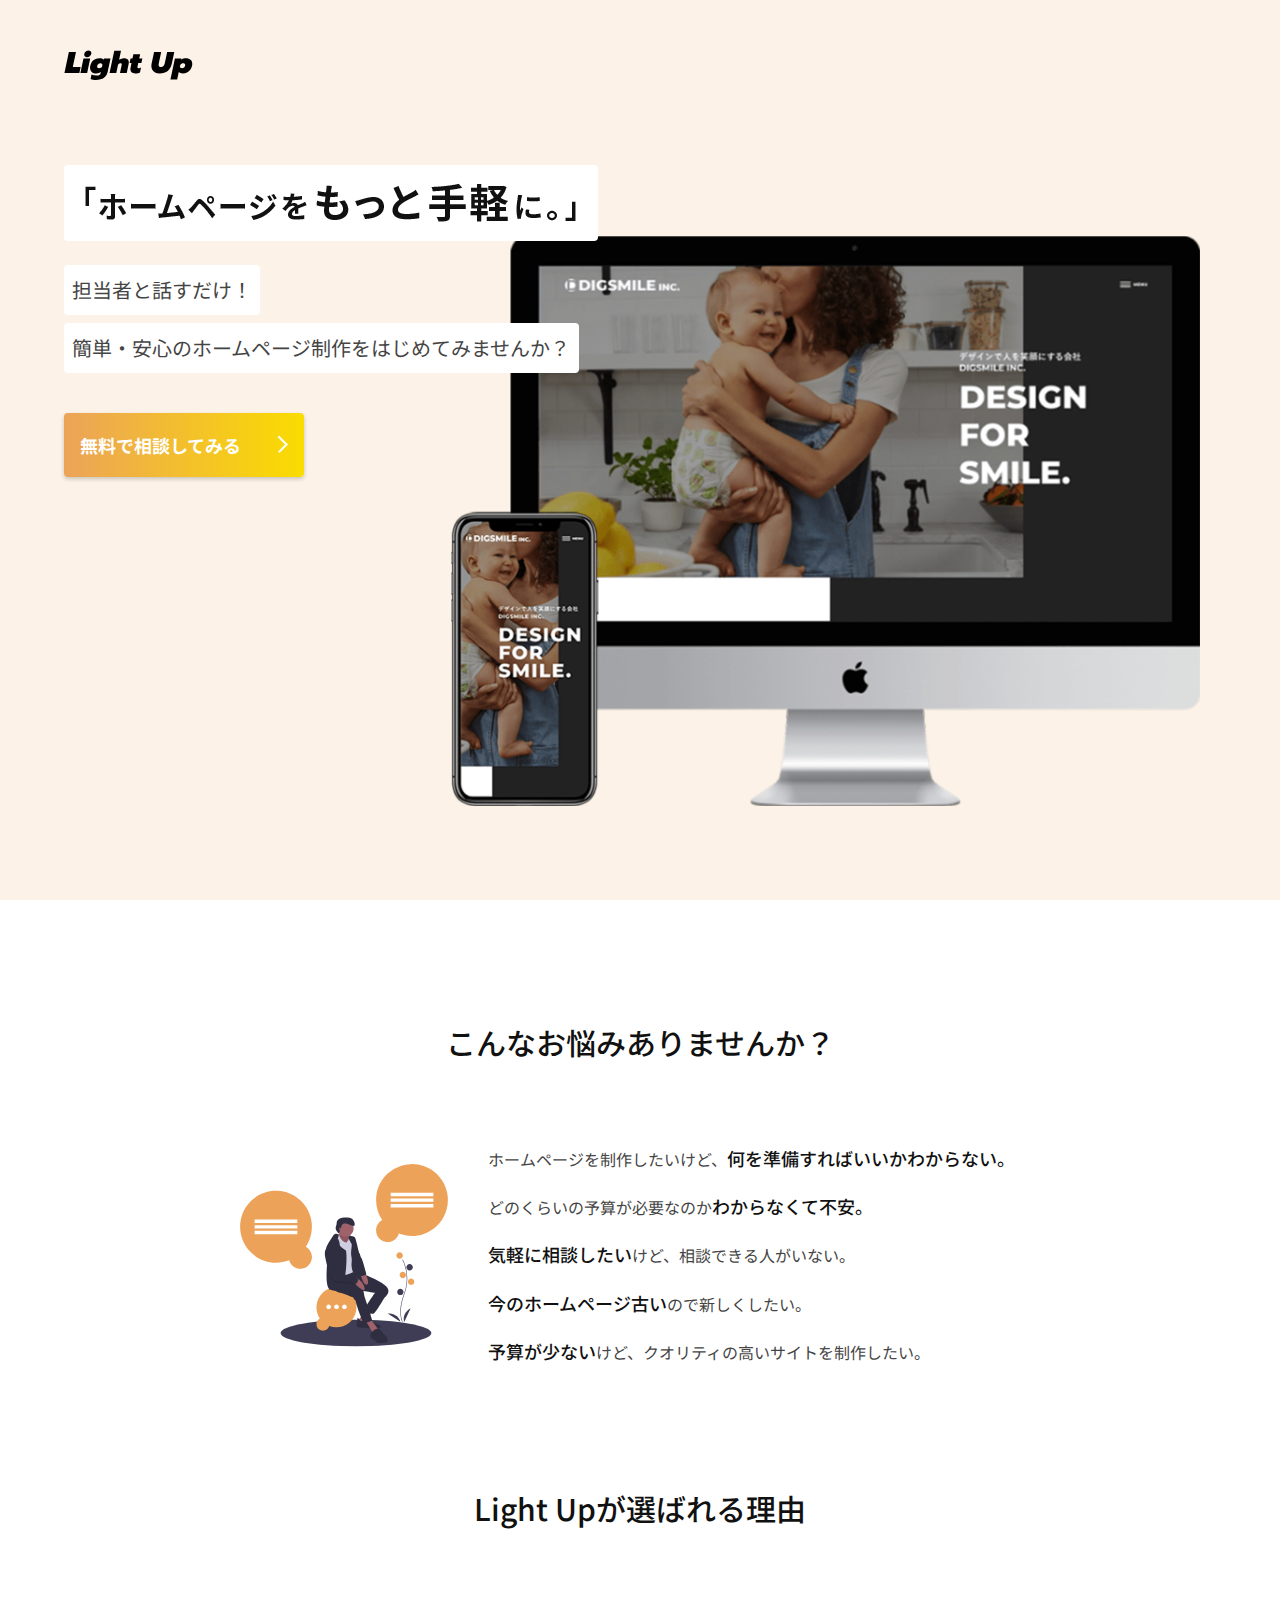
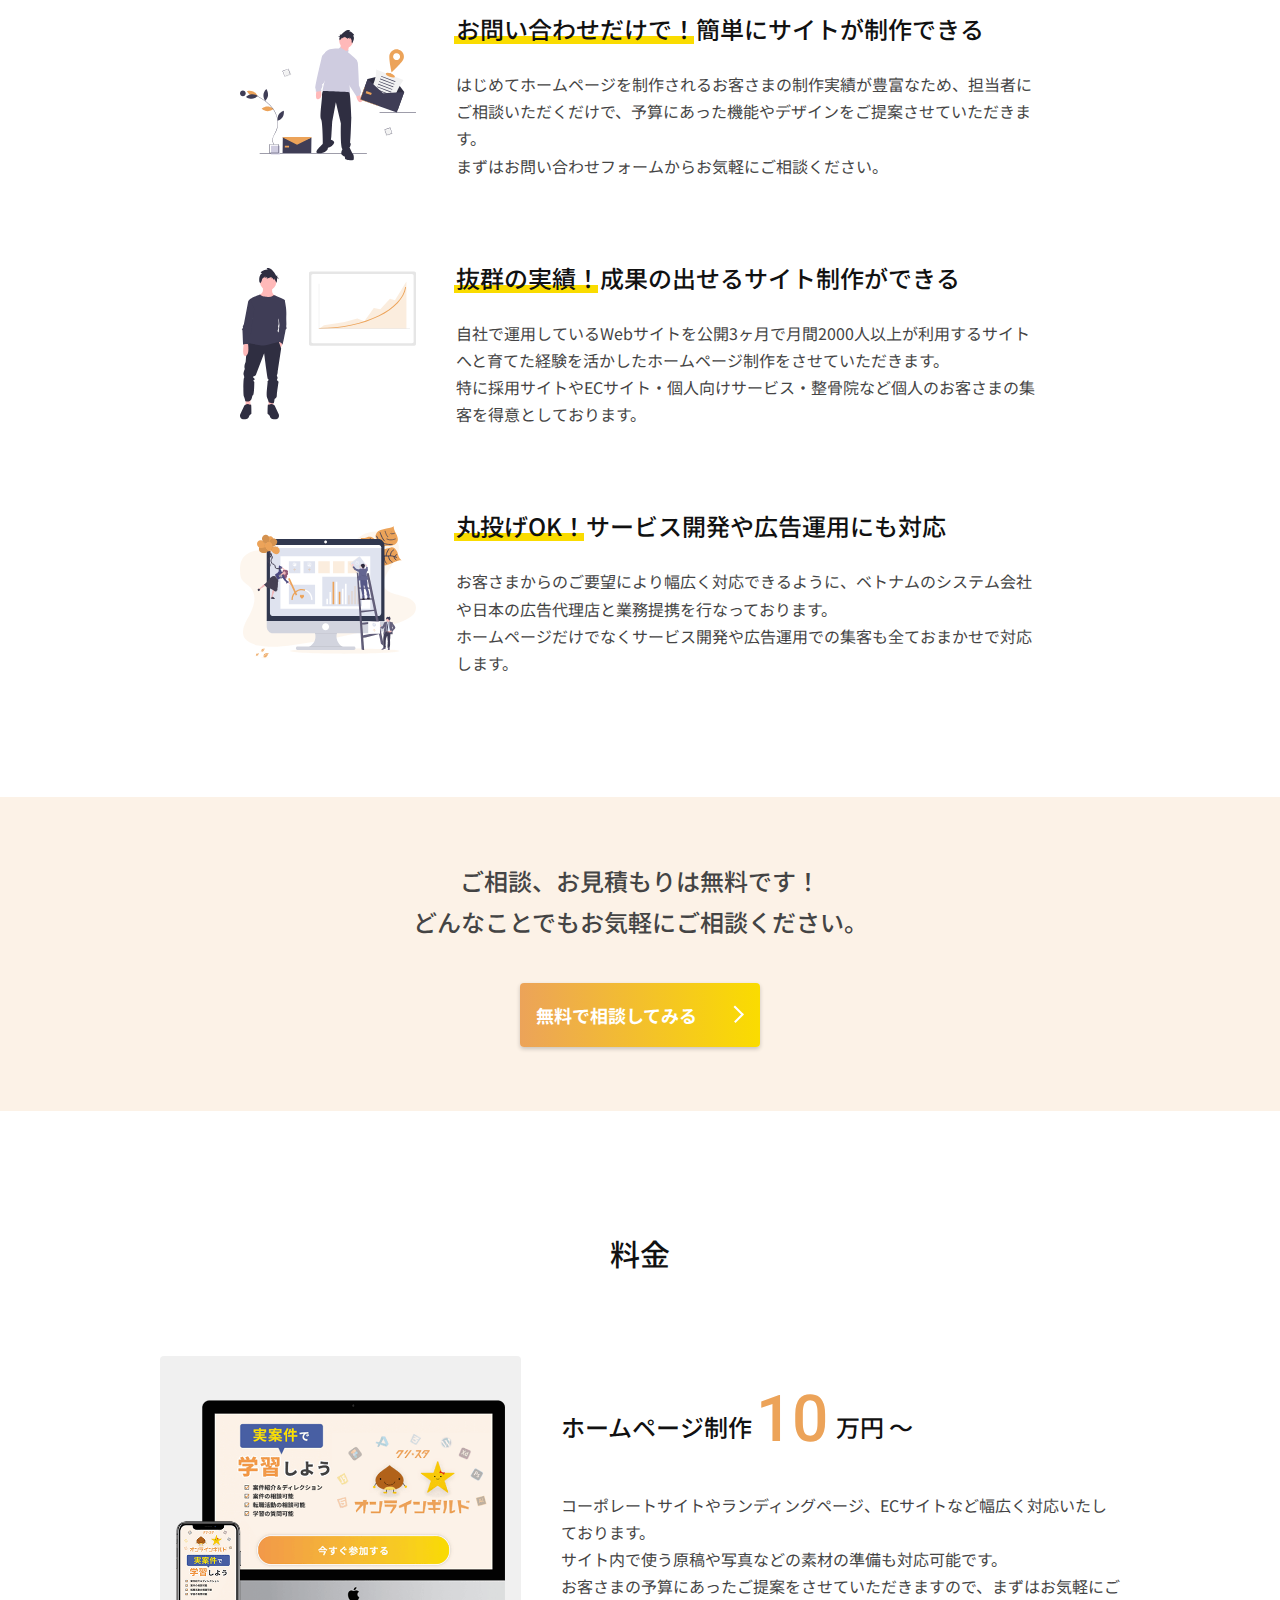
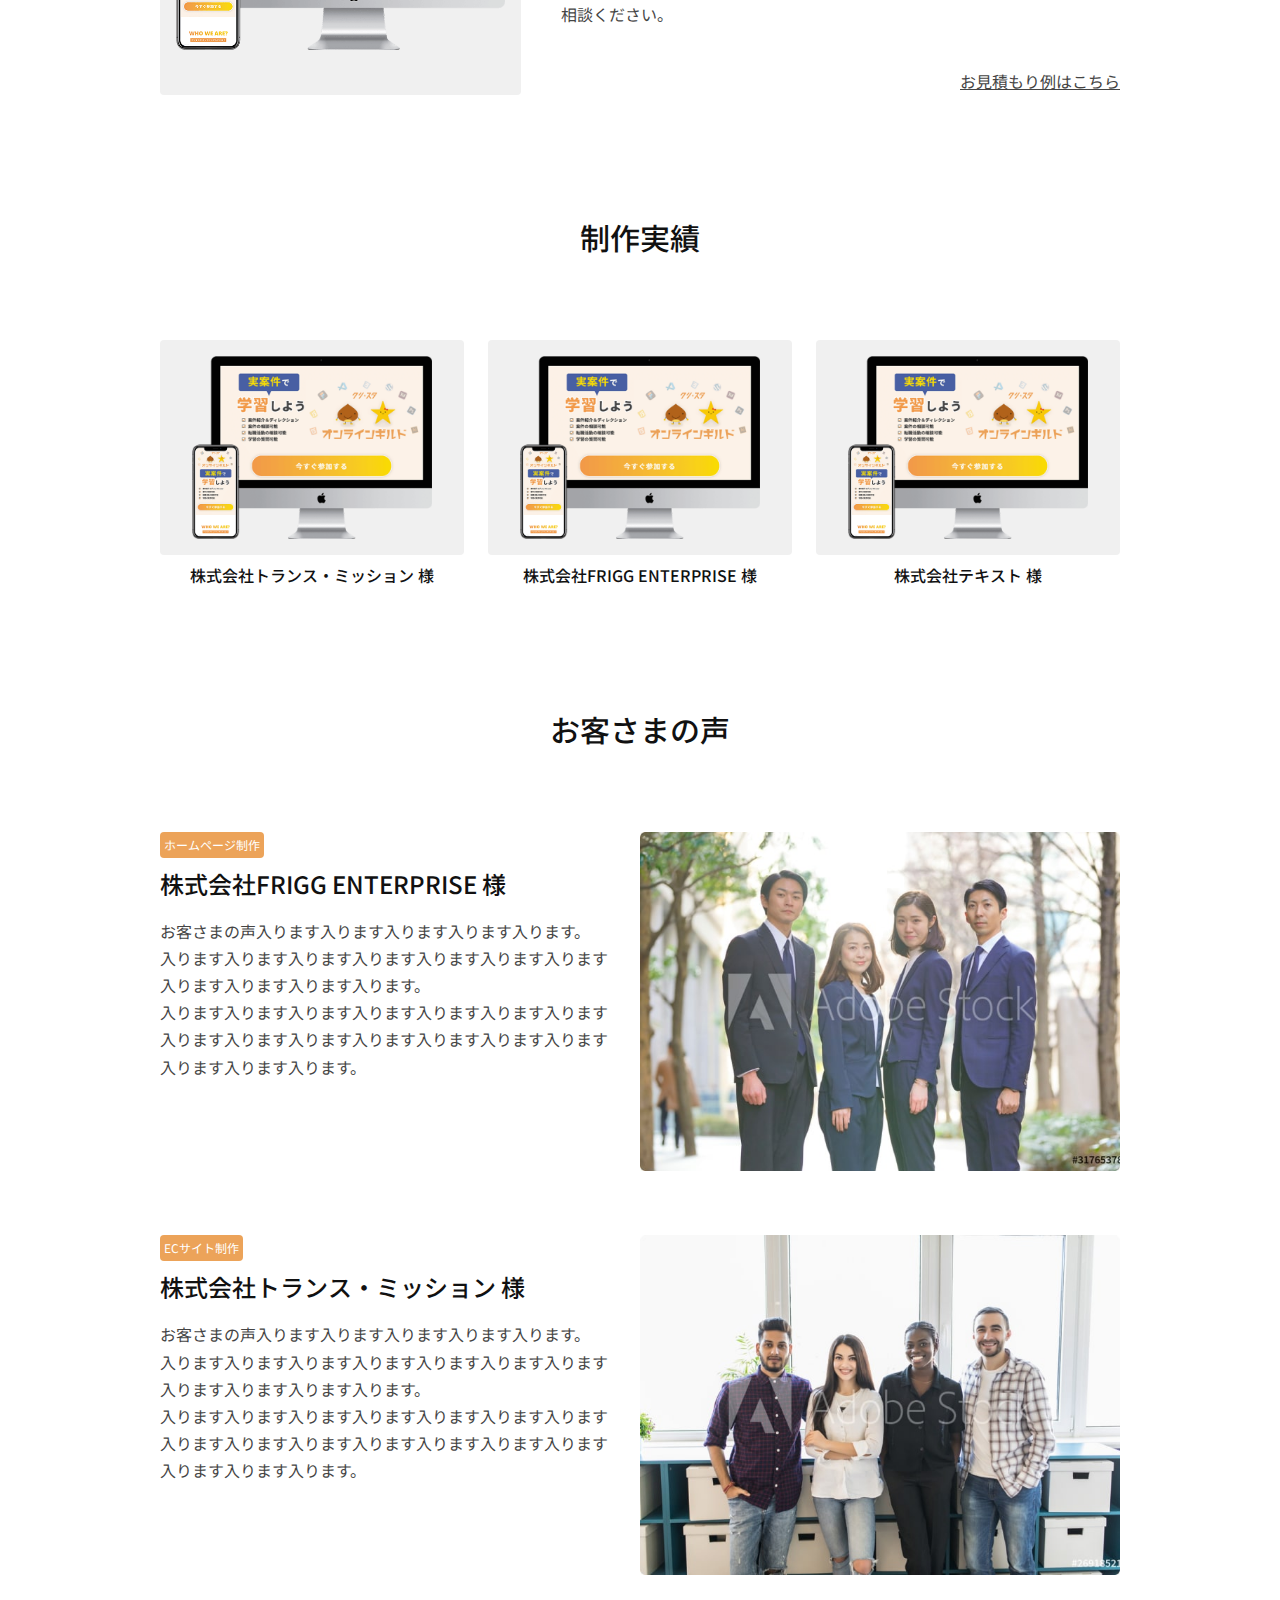
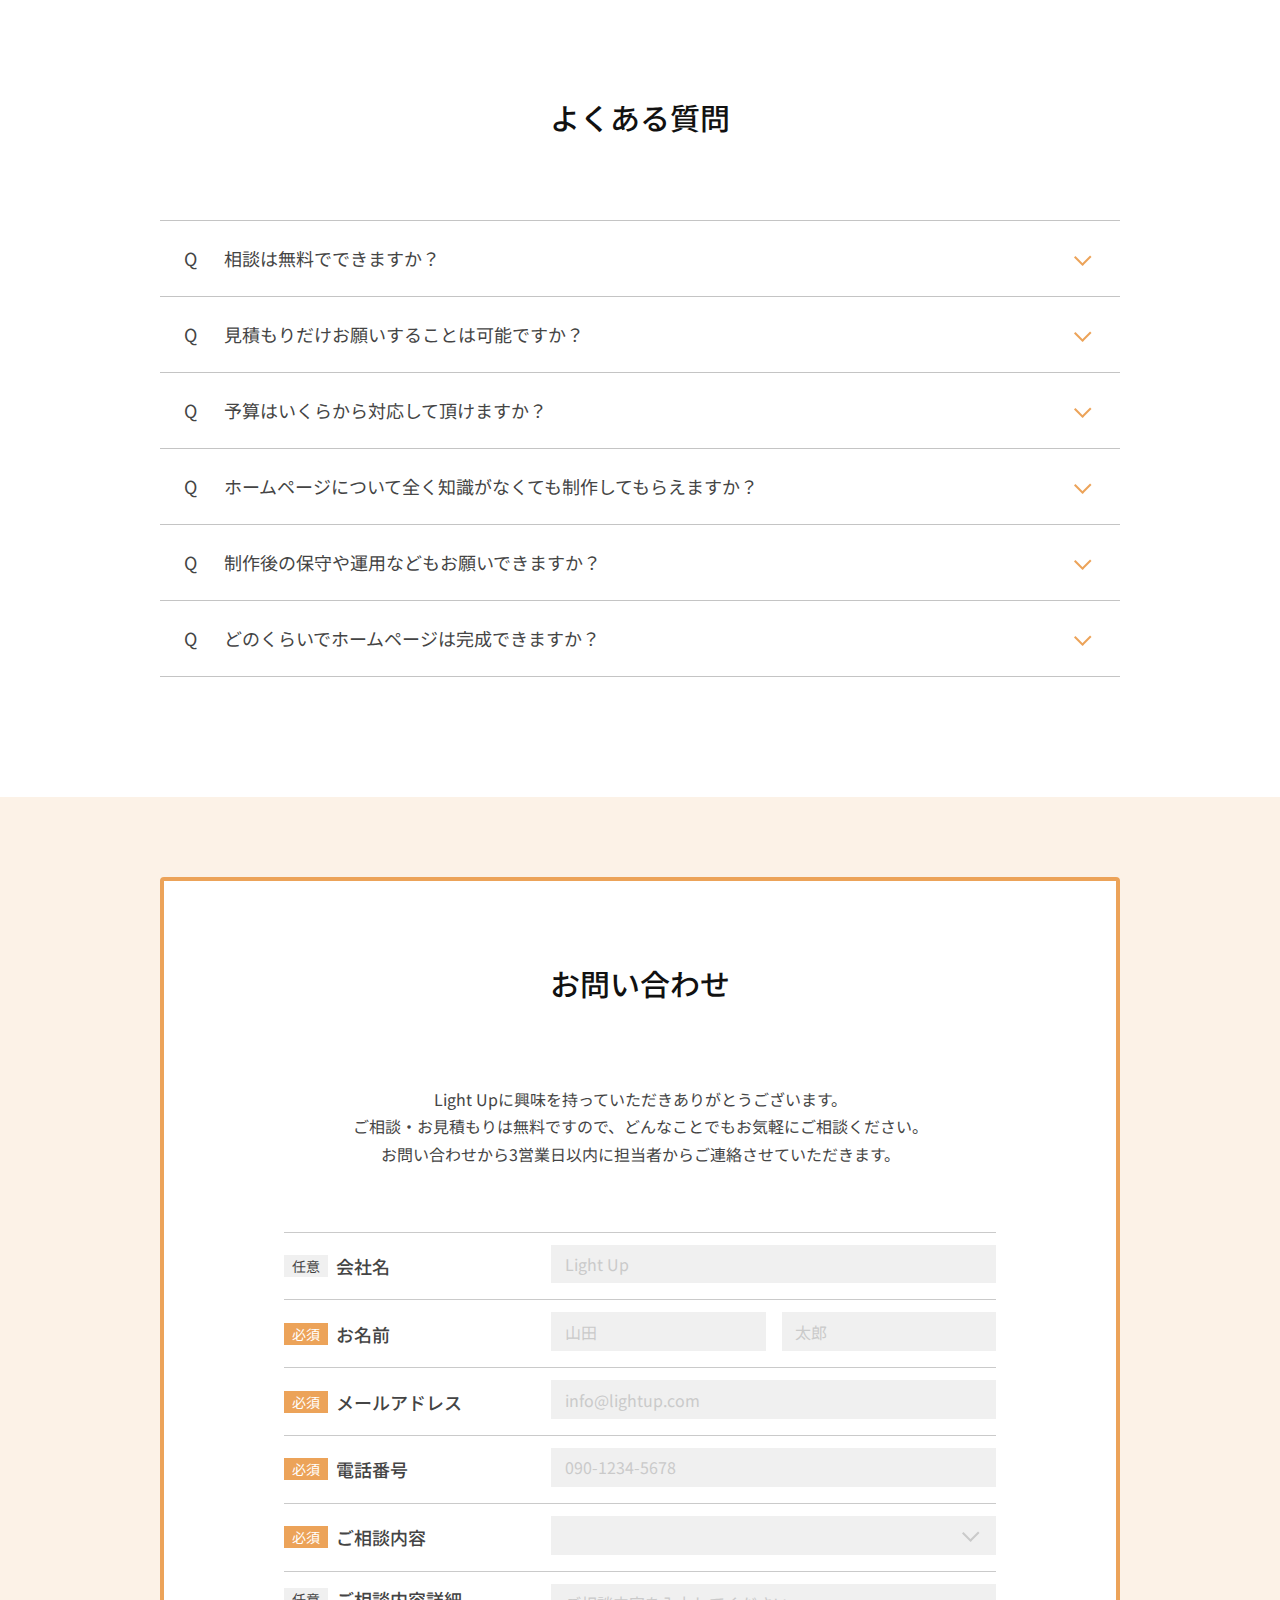
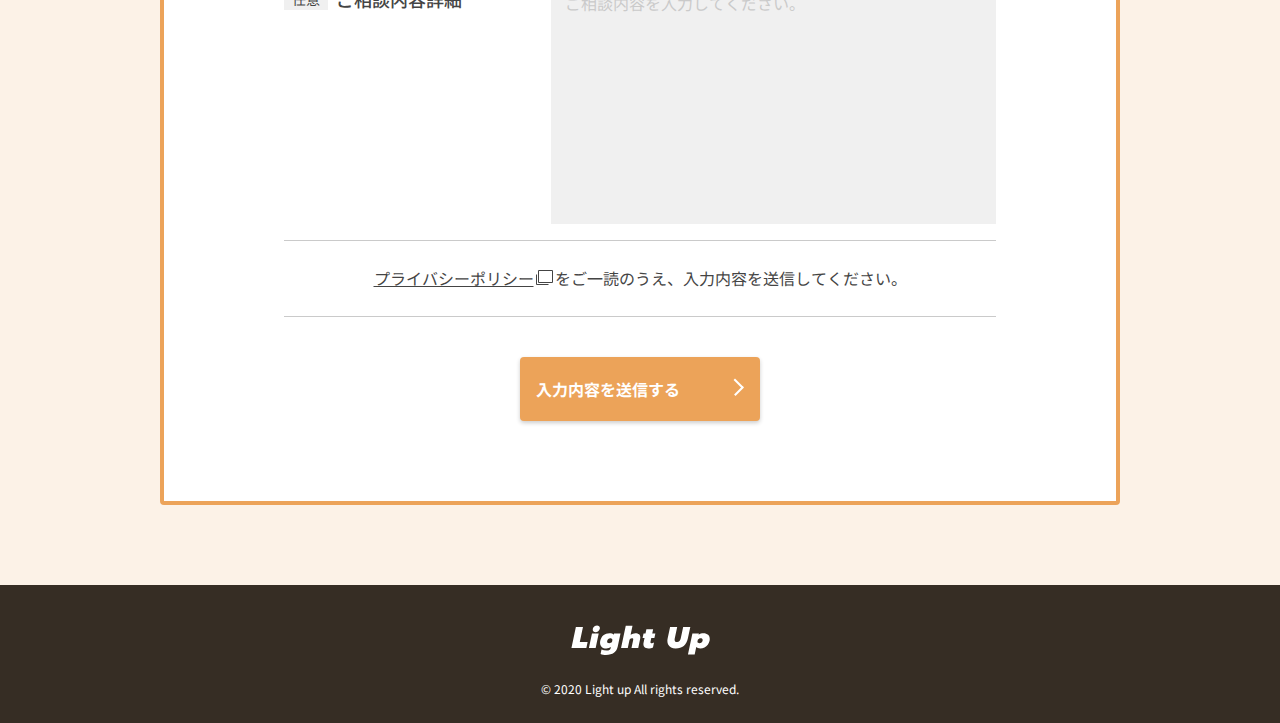
<file: index.html>
<!DOCTYPE html>
<html lang="ja">
<head>
  <meta charset="UTF-8">
  <meta name="viewport" content="width=device-width, initial-scale=1.0">
  <meta http-equiv="X-UA-Compatible" content="IE=edge">
  <meta name="format-detection" content="email=no, telephone=no, address=no">

  <!-- Site -->
  <title>Light Up | 「ホームページをもっと気軽に。」</title>
  <meta name="description" content="Light Upを説明する文章が入ります">

  <!-- SNS -->
	<meta name="twitter:card" content="summary_large_image">
	<meta name="twitter:site" content="@Twitterユーザー名">
	<meta property="og:site_name" content="Sample Design">
	<meta property="og:type" content="website">
	<meta property="og:title" content="ページのタイトル">
	<meta property="og:description" content="記事の抜粋">
	<meta property="og:image" content="画像のURL">
	<meta property="og:url" content="ページのURL">

  <!-- favicon -->
  <link rel="shortcut icon" type="image/x-icon" href="/assets/images/favicon.ico">
  <link rel="apple-touch-icon" type="image/png" href="/assets/images/apple-touch-icon-180x180.png">
  <link rel="icon" type="image/png" href="/assets/images/icon-192x192.png">

  <!-- Google Fonts -->
  <link href="https://fonts.googleapis.com/css2?family=Noto+Sans+JP:wght@400;500;700&family=Prompt:ital,wght@1,900&family=Roboto:wght@700&display=swap" rel="stylesheet">

  <!-- Formrun -->
  <script src="https://sdk.form.run/js/v2/formrun.js"></script>

  <!-- StyleSheet -->
  <link rel="stylesheet" href="/assets/css/reset.css">
  <link rel="stylesheet" href="/assets/css/style.css">

  <!-- Canonical -->
  <link rel="canonical" href="https://light-up.rikukamimura-portfolio.com/">

  <!-- NoIndex -->
  <meta name=”robots” content=”noindex”>

</head>
<body id="top">
  <!-- header -->
  <header class="header">
    <h1 class="header__logo">
      <img src="/assets/images/logo-black.svg" alt="Light Up">
    </h1>
  </header>
  <!-- header end -->
  <!-- main -->
  <main class="main">
    <!-- mv -->
    <div class="mv">
      <figure class="mv__ttl">
        <picture>
          <source srcset="/assets/images/mv-ttl-l.svg" media="(min-width: 768px)"/><!-- 幅768px以上なら表示 -->
          <source srcset="/assets/images/mv-ttl-s.svg" media="(min-width: 375px)"/><!-- 幅375px以上なら表示 -->
          <img src="/assets/images/mv-ttl-xs.svg" alt="「ホームページをもっと気軽に。」"><!-- それ以外で表示 -->
        <picture>
      </figure>
      <p class="mv__subttl">担当者と話すだけ！</p>
      <p class="mv__subttl">簡単・安心のホームページ制作を<br class="sp">はじめてみませんか？</p>
      <a href="#contact" class="btn btn-cta">無料で相談してみる</a>
      <figure class="mv__image">
        <img src="/assets/images/mv-mockup@2x.png" alt="ホームページのイメージ画像">
      </figure>
    </div>
    <!-- mv end -->
    <!-- probrem -->
    <section class="probrem">
      <div class="wrap-s">
        <h2>こんなお悩みありませんか？</h2>
        <div class="probrem__content">
          <figure class="probrem__content__image">
            <img src="/assets/images/probrem-icon.svg" alt="こんなお悩みありませんか？">
          </figure>
          <div class="probrem__content__detail">
            <p>ホームページを制作したいけど、<span>何を準備すればいいかわからない。</span></p>
            <p>どのくらいの予算が必要なのか<span>わからなくて不安。</span></p>
            <p><span>気軽に相談したい</span>けど、相談できる人がいない。</p>
            <p><span>今のホームページ古い</span>ので新しくしたい。</p>
            <p><span>予算が少ない</span>けど、クオリティの高いサイトを制作したい。</p>
          </div>
        </div>
      </div>
    </section>
    <!-- probrem end -->
    <!-- reason -->
    <section class="reason">
      <div class="wrap-s">
        <h2>Light Upが選ばれる理由</h2>
        <div class="reason__item">
          <figure class="reason__item__image">
            <img src="/assets/images/reason-icon1.svg" alt="お問い合わせだけで！簡単にサイトが制作できる">
          </figure>
          <div class="reason__item__content">
            <h3><span>お問い合わせだけで！</span><br class="sp">簡単にサイトが制作できる</h3>
            <figure>
              <img src="/assets/images/reason-icon3.svg" alt="お問い合わせだけで！簡単にサイトが制作できる">
            </figure>
            <p>はじめてホームページを制作されるお客さまの制作実績が豊富なため、担当者にご相談いただくだけで、予算にあった機能やデザインをご提案させていただきます。<br>
              まずはお問い合わせフォームからお気軽にご相談ください。</p>
          </div>
        </div>
        <div class="reason__item">
          <figure class="reason__item__image"><img src="/assets/images/reason-icon2.svg" alt="抜群の実績！成果の出せるサイト制作ができる"></figure>
          <div class="reason__item__content">
            <h3><span>抜群の実績！</span><br class="sp">成果の出せるサイト制作ができる</h3>
            <figure>
              <img src="/assets/images/reason-icon2.svg" alt="お問い合わせだけで！簡単にサイトが制作できる">
            </figure>
            <p>自社で運用しているWebサイトを公開3ヶ月で月間2000人以上が利用するサイトへと育てた経験を活かしたホームページ制作をさせていただきます。<br>
              特に採用サイトやECサイト・個人向けサービス・整骨院など個人のお客さまの集客を得意としております。</p>
          </div>
        </div>
        <div class="reason__item">
          <figure class="reason__item__image"><img src="/assets/images/reason-icon3.svg" alt="丸投げOK！サービス開発や広告運用にも対応"></figure>
          <div class="reason__item__content">
            <h3><span>丸投げOK！</span><br class="sp">サービス開発や広告運用にも対応</h3>
            <figure>
              <img src="/assets/images/reason-icon3.svg" alt="お問い合わせだけで！簡単にサイトが制作できる">
            </figure>
            <p>お客さまからのご要望により幅広く対応できるように、ベトナムのシステム会社や日本の広告代理店と業務提携を行なっております。<br>
              ホームページだけでなくサービス開発や広告運用での集客も全ておまかせで対応します。</p>
          </div>
        </div>
      </div>
    </section>
    <!-- reason end -->
    <!-- cta-area -->
    <div class="cta-area">
      <p>ご相談、お見積もりは無料です！<br>
        どんなことでもお気軽にご相談ください。</p>
      <a href="#contact" class="btn btn-cta">無料で相談してみる</a>
    </div>
    <!-- cta-area end -->
    <!-- price -->
    <section class="price">
      <div class="wrap">
        <h2>料金</h2>
        <div class="price__content">
          <figure class="price__content__image">
            <img src="/assets/images/price-mockup@2x.png" alt="ホームページ制作10万円〜">
          </figure>
          <div class="price__content__detail">
            <h3>ホームページ制作<span>10</span>万円 〜</h3>
            <p>コーポレートサイトやランディングページ、ECサイトなど幅広く対応いたしております。<br>
              サイト内で使う原稿や写真などの素材の準備も対応可能です。<br>
              お客さまの予算にあったご提案をさせていただきますので、まずはお気軽にご相談ください。</p>
            <p class="price__content__detail__textlink">
              <a href="/price/">お見積もり例はこちら</a>
            </p>
          </div>
        </div>
      </div>
    </section>
    <!-- price end -->
    <!-- works -->
    <section class="works">
      <div class="wrap">
        <h2>制作実績</h2>
        <div class="works__content">
          <div class="works__content__item">
            <figure><img src="/assets/images/works-mockup1@2x.png" alt="株式会社トランス・ミッション 様"></figure>
            <h3>株式会社トランス・ミッション 様</h3>
          </div>
          <div class="works__content__item">
            <figure><img src="/assets/images/works-mockup2@2x.png" alt="株式会社FRIGG ENTERPRISE 様"></figure>
            <h3>株式会社FRIGG ENTERPRISE 様</h3>
          </div>
          <div class="works__content__item">
            <figure><img src="/assets/images/works-mockup3@2x.png" alt="株式会社テキスト 様"></figure>
            <h3>株式会社テキスト 様</h3>
          </div>
        </div>
      </div>
    </section>
    <!-- works end -->
    <!-- review -->
    <section class="review">
      <div class="wrap">
        <h2>お客さまの声</h2>
        <div class="review__content">
          <div class="review__content__item">
            <div class="review__content__item__detail">
              <span>ホームページ制作</span>
              <h3>株式会社FRIGG ENTERPRISE 様</h3>
              <figure>
                <img src="/assets/images/review-photo1@2x.jpg" alt="株式会社FRIGG ENTERPRISE 様">
              </figure>
              <p>お客さまの声入ります入ります入ります入ります入ります。<br>
                入ります入ります入ります入ります入ります入ります入ります入ります入ります入ります入ります。<br>
                入ります入ります入ります入ります入ります入ります入ります入ります入ります入ります入ります入ります入ります入ります入ります入ります入ります。</p>
            </div>
            <figure class="review__content__item__image">
              <img src="/assets/images/review-photo1@2x.jpg" alt="株式会社FRIGG ENTERPRISE 様">
            </figure>
          </div>
          <div class="review__content__item">
            <div  class="review__content__item__detail review__content__item__detail--second">
              <span>ECサイト制作</span>
              <h3>株式会社トランス・ミッション 様</h3>
              <figure>
                <img src="/assets/images/review-photo2@2x.jpg" alt="株式会社トランス・ミッション 様">
              </figure>
              <p>お客さまの声入ります入ります入ります入ります入ります。<br>
                入ります入ります入ります入ります入ります入ります入ります入ります入ります入ります入ります。<br>
                入ります入ります入ります入ります入ります入ります入ります入ります入ります入ります入ります入ります入ります入ります入ります入ります入ります。</p>
            </div>
            <figure class="review__content__item__image">
              <img src="/assets/images/review-photo2@2x.jpg" alt="株式会社トランス・ミッション 様">
            </figure>
          </div>
        </div>
      </div>
    </section>
    <!-- review end -->
    <!-- question -->
    <section class="question">
      <div class="wrap">
        <h2>よくある質問</h2>
        <dl class="question__list">
          <div class="question__list__item">
            <dt>相談は無料でできますか？</dt>
            <dd>はい。無料で可能です。お問い合わせフォームよりご相談ください。</dd>
          </div>
          <div class="question__list__item">
            <dt>見積もりだけお願いすることは可能ですか？</dt>
            <dd>はい。可能です。お問い合わせフォームよりご相談ください。</dd>
          </div>
          <div class="question__list__item">
            <dt>予算はいくらから対応して頂けますか？</dt>
            <dd>最低10万円以上の予算をご用意いただくようにお願いしております。内容によってはホームページよりも他のことに予算を活用した方が良い場合もありますので、ぜひ一度ご相談ください。</dd>
          </div>
          <div class="question__list__item">
            <dt>ホームページについて全く知識がなくても制作してもらえますか？</dt>
            <dd>はい。可能です。初めてホームページを制作されるお客様の制作実績が豊富なため、ご相談頂くだけで、予算にあった機能やデザインをご提案させて頂きます。</dd>
          </div>
          <div class="question__list__item">
            <dt>制作後の保守や運用などもお願いできますか？</dt>
            <dd>はい。可能です。月額2万円〜でサイトの更新業務や修正・ご相談をお受けいたします。</dd>
          </div>
          <div class="question__list__item">
            <dt>どのくらいでホームページは完成できますか？</dt>
            <dd>最短１ヶ月で制作可能です。※内容によって変化します。</dd>
          </div>
        </dl>
      </div>
    </section>
    <!-- question end -->
    <!-- contact -->
    <section class="contact" id="contact">
      <div class="wrap">
        <h2>お問い合わせ</h2>
        <p>Light Upに興味を持っていただきありがとうございます。<br>
          ご相談・お見積もりは無料ですので、どんなことでもお気軽にご相談ください。<br>
          お問い合わせから3営業日以内に担当者からご連絡させていただきます。</p>
        <form class="contact__form formrun" action="https://form.run/api/v1/r/2grndaidc6gw08snmu4v3up4" method="post">
          <div class="contact__form__item contact__form__item--any contact__form__item--text">
            <label>会社名</label>
            <input name="会社名" type="text" placeholder="Light Up">
          </div>
          <div class="contact__form__item contact__form__item--required contact__form__item--text contact__form__item--name">
            <label>お名前</label>
            <input name="性" type="text" placeholder="山田" data-formrun-required>
            <input name="名" type="text" placeholder="太郎" data-formrun-required>
          </div>
          <div class="contact__form__item contact__form__item--required contact__form__item--text">
            <label>メールアドレス</label>
            <input name="メールアドレス" type="text" placeholder="info@lightup.com" data-formrun-type="email" data-formrun-required>
          </div>
          <div class="contact__form__item contact__form__item--required contact__form__item--text">
            <label>電話番号</label>
            <input name="電話番号" type="text" placeholder="090-1234-5678" data-formrun-type="tel" data-formrun-required>
          </div>
          <div class="contact__form__item contact__form__item--required contact__form__item--select">
            <label>ご相談内容</label>
            <select name="ご相談内容" data-formrun-required>
              <option style="display: none">&nbsp;</option>
              <option>ホームページ制作について</option>
              <option>集客について</option>
              <option>その他</option>
            </select>
          </div>
          <div class="contact__form__item contact__form__item--any contact__form__item--textarea">
            <label>ご相談内容詳細</label>
            <textarea name="ご相談内容詳細" placeholder="ご相談内容を入力してください。"></textarea>
          </div>
          <div class="contact__form__item contact__form__item--privacy">
            <p><a href="#">プライバシーポリシー</a>をご一読のうえ、入力内容を送信してください。</p>
          </div>

          <!-- ボット投稿をブロックするためのタグ -->
          <div class="_formrun_gotcha">
            <style media="screen">._formrun_gotcha {position:absolute!important;height:1px;width:1px;overflow:hidden;}</style>
            <label for="_formrun_gotcha">If you are a human, ignore this field</label>
            <input type="text" name="_formrun_gotcha" id="_formrun_gotcha" tabindex="-1">
          </div>

          <button class="btn btn-normal btn-primary" type="submit" data-formrun-error-text="未入力の項目があります" data-formrun-submitting-text="送信中...">入力内容を送信する</button>
        </form>
      </div>
    </section>
    <!-- contact end -->
  </main>
  <!-- main end -->
  <!-- footer -->
  <footer class="footer">
    <figure class="footer__logo">
      <img src="/assets/images/logo-white.svg" alt="Light Up">
    </figure>
    <p class="copyright">
      <small>© 2020 Light up All rights reserved.</small>
    </p>
  </footer>
  <script src="/assets/js/jQuery-3.4.1.min.js"></script>
  <script src="/assets/js/main.js"></script>
</body>
</html>
</file>
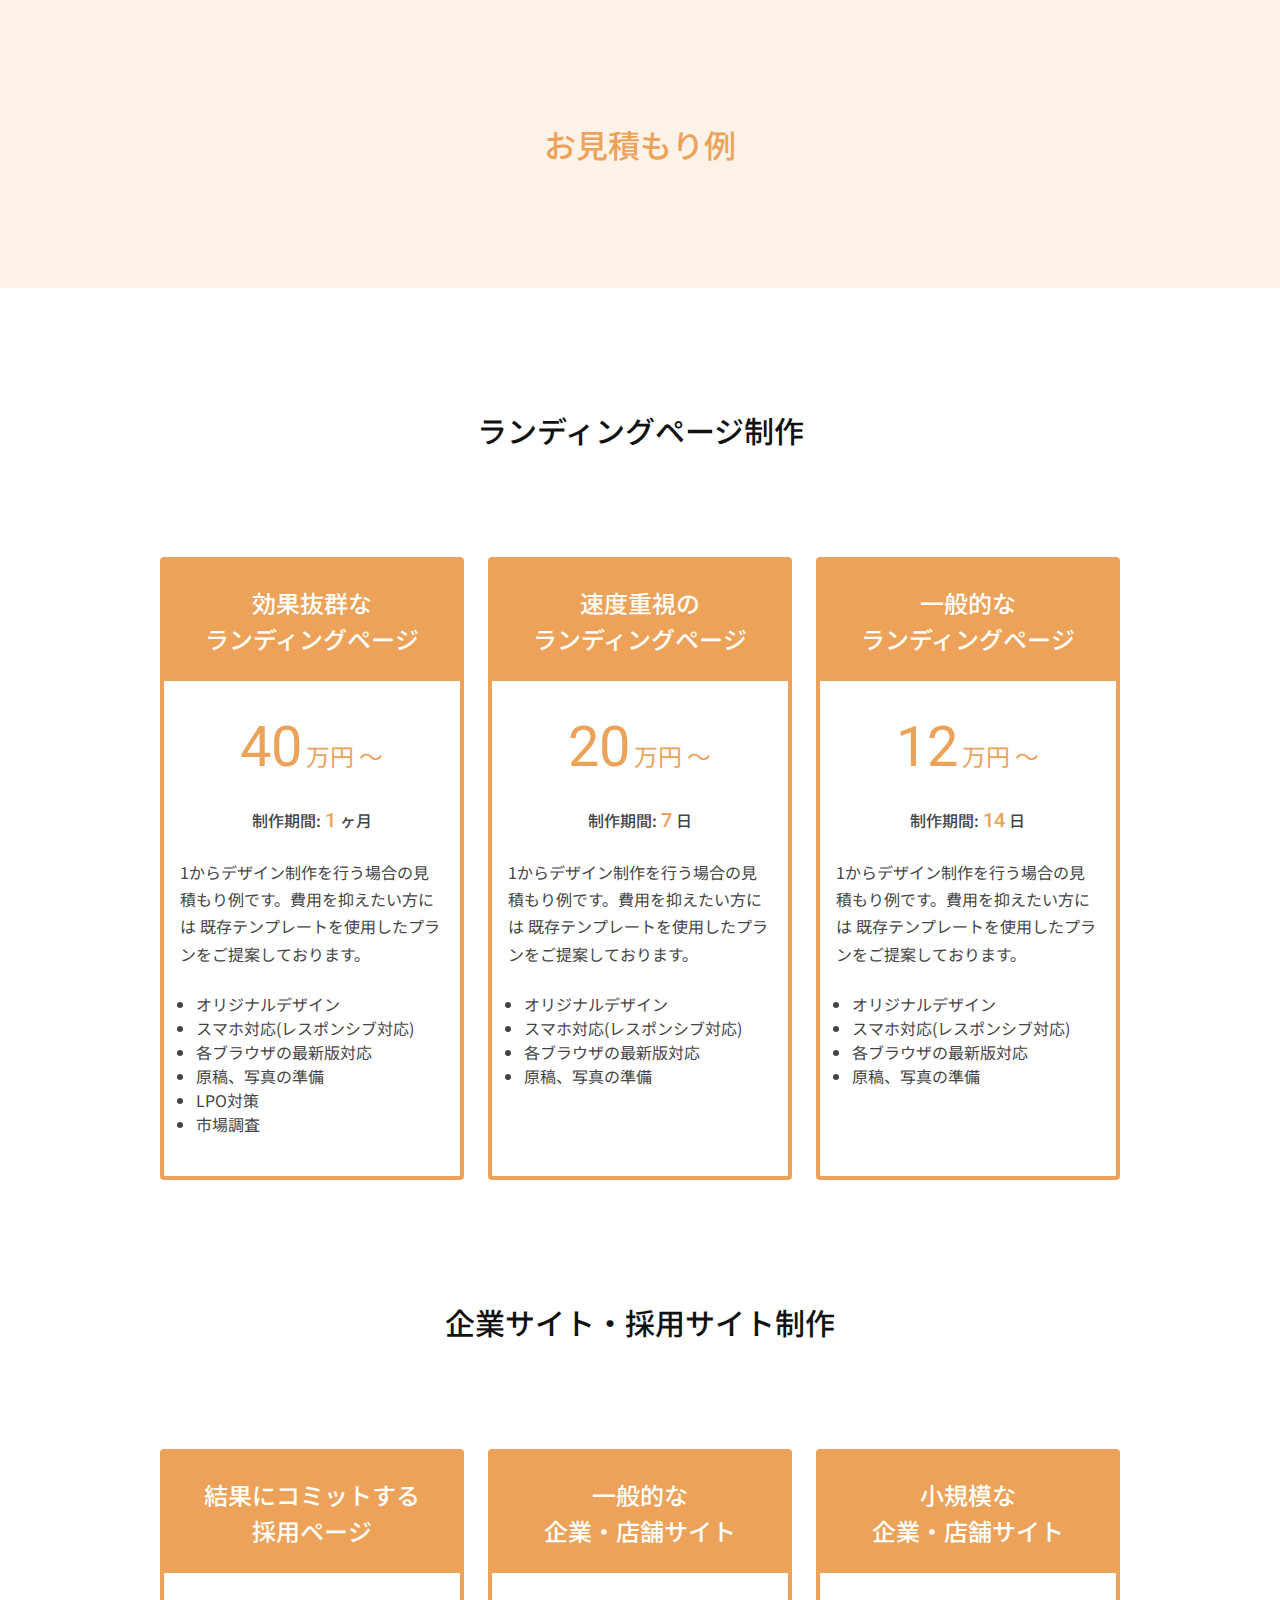
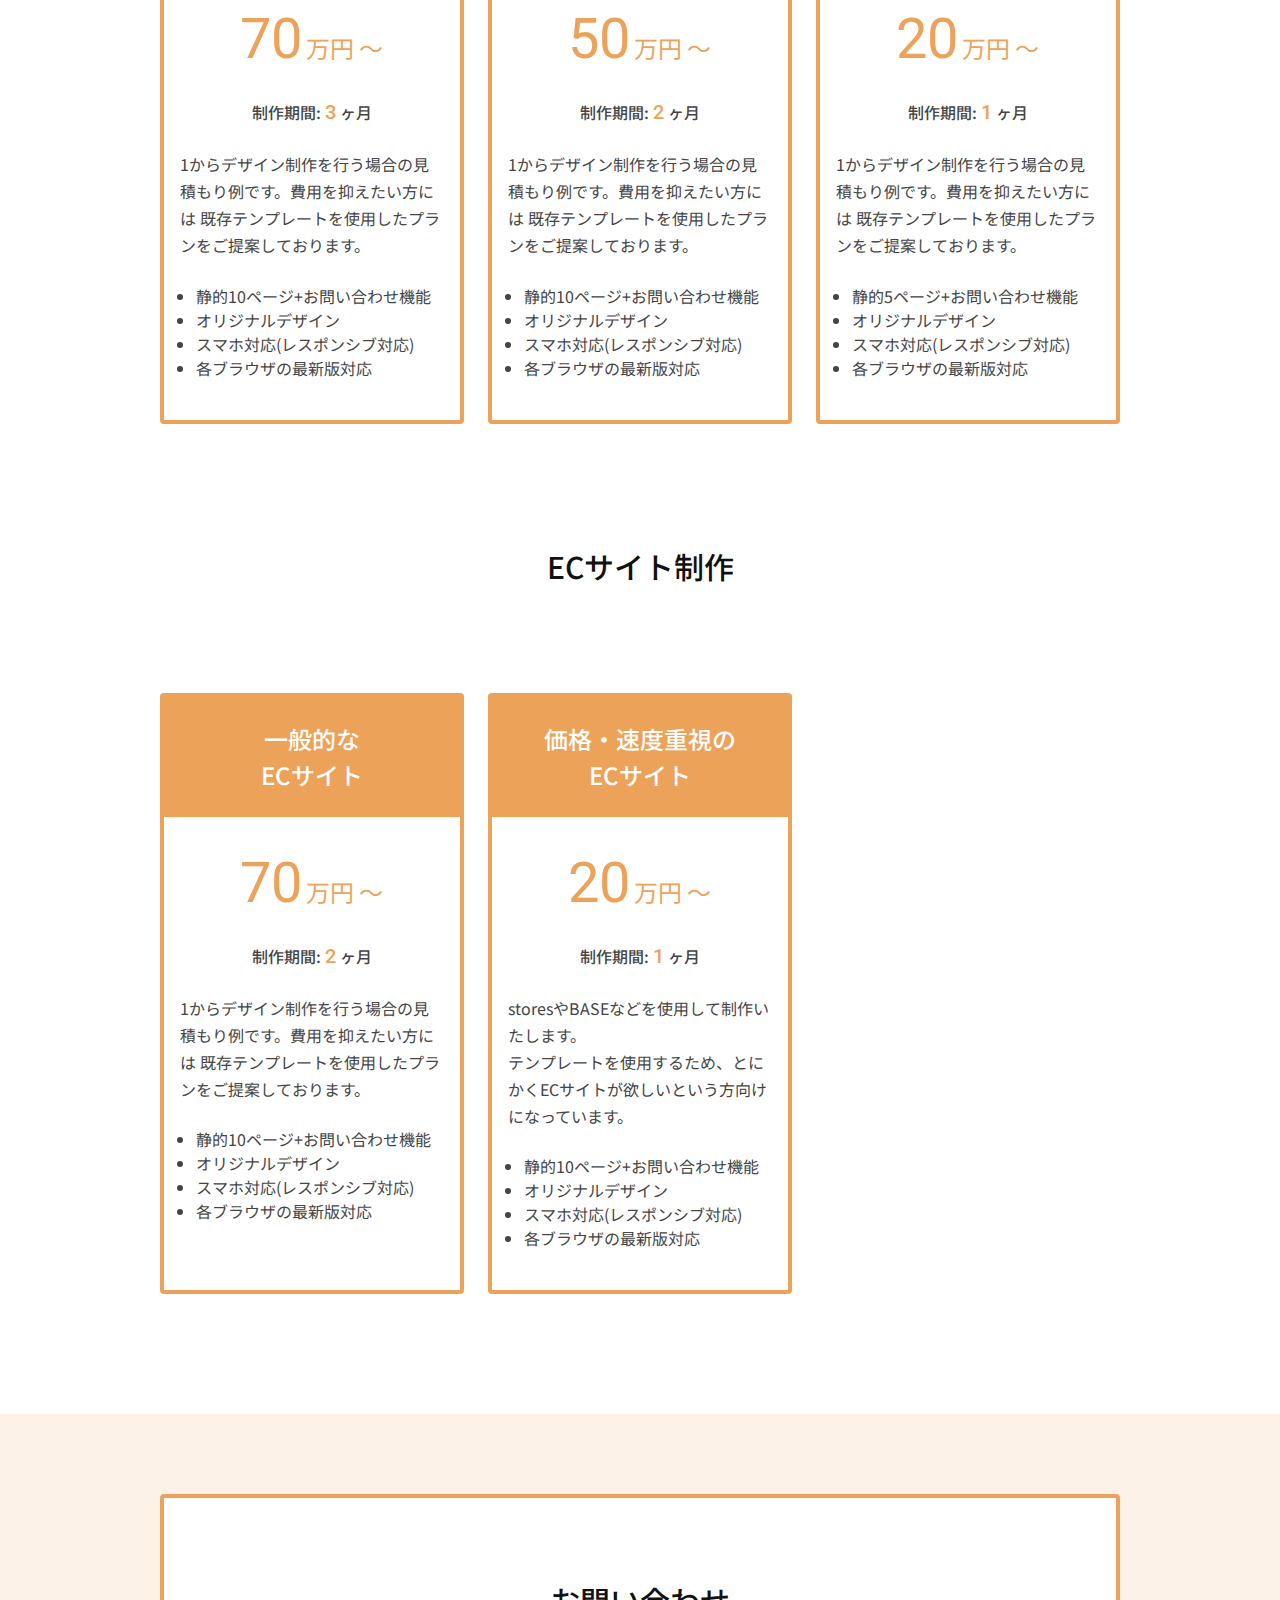
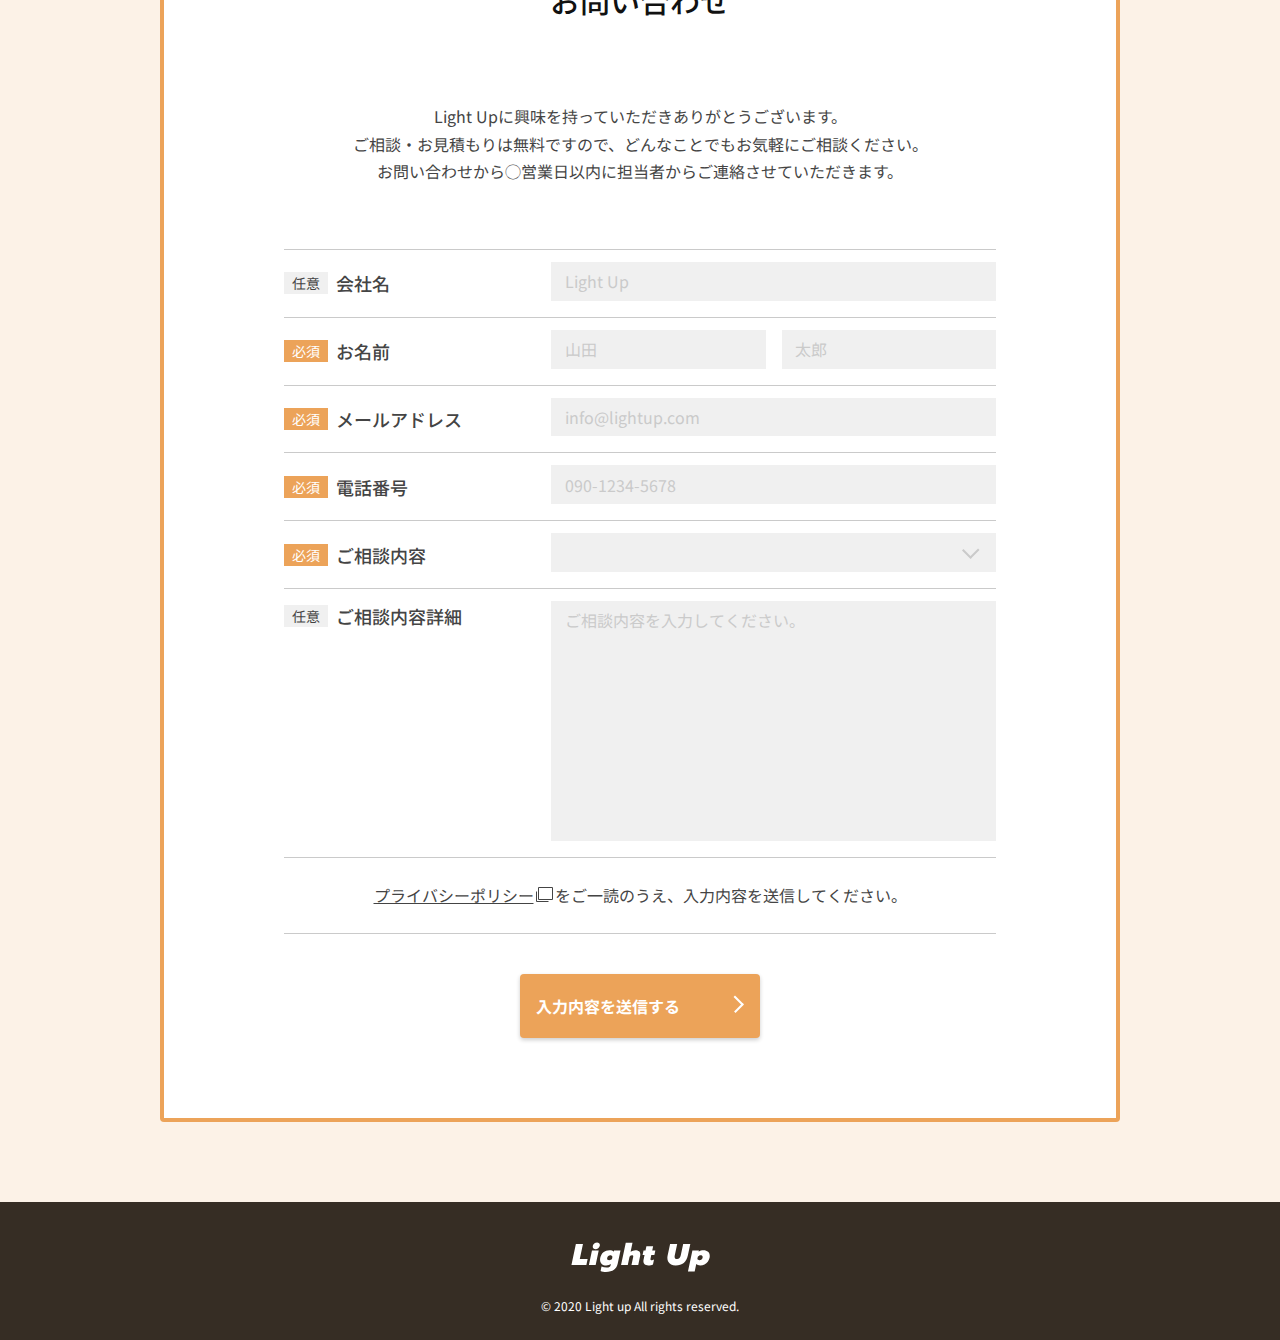
<file: price/index.html>
<!DOCTYPE html>
<html lang="ja">
<head>
  <meta charset="UTF-8">
  <meta name="viewport" content="width=device-width, initial-scale=1.0">
  <meta http-equiv="X-UA-Compatible" content="IE=edge">
  <meta name="format-detection" content="email=no, telephone=no, address=no">

  <!-- Site -->
  <title>Light Up | 「ホームページをもっと気軽に。」</title>
  <meta name="description" content="Light Upを説明する文章が入ります">

  <!-- SNS -->
	<meta name="twitter:card" content="summary_large_image">
	<meta name="twitter:site" content="@Twitterユーザー名">
	<meta property="og:site_name" content="Sample Design">
	<meta property="og:type" content="website">
	<meta property="og:title" content="ページのタイトル">
	<meta property="og:description" content="記事の抜粋">
	<meta property="og:image" content="画像のURL">
	<meta property="og:url" content="ページのURL">

  <!-- favicon -->
  <link rel="shortcut icon" type="image/x-icon" href="/assets/images/favicon.ico">
  <link rel="apple-touch-icon" type="image/png" href="/assets/images/apple-touch-icon-180x180.png">
  <link rel="icon" type="image/png" href="/assets/images/icon-192x192.png">

  <!-- Google Fonts -->
  <link href="https://fonts.googleapis.com/css2?family=Noto+Sans+JP:wght@400;500;700&family=Prompt:ital,wght@1,900&family=Roboto:wght@700&display=swap" rel="stylesheet">

  <!-- Formrun -->
  <script src="https://sdk.form.run/js/v2/formrun.js"></script>

  <!-- StyleSheet -->
  <link rel="stylesheet" href="/assets/css/reset.css">
  <link rel="stylesheet" href="/assets/css/style.css">

  <!-- Canonical -->
  <link rel="canonical" href="https://light-up.rikukamimura-portfolio.com/price/">

  <!-- NoIndex -->
  <meta name=”robots” content=”noindex”>

</head>
<body id="price">
  <main>
    <!-- mv -->
    <div class="mv">
      <h1>お見積もり例</h1>
    </div>
    <!-- mv end -->
    <!-- price -->
    <section class="price">
      <div class="wrap">
        <h2>ランディングページ制作</h2>
        <div class="price__content">
          <div class="price__content__item">
            <h3>効果抜群な<br>ランディングページ</h3>
            <p class="price__content__item__price"><span>40</span>万円 〜</p>
            <p class="price__content__item__time">制作期間:<span>1</span>ヶ月</p>
            <p class="price__content__item__text">1からデザイン制作を行う場合の見積もり例です。費用を抑えたい方には 既存テンプレートを使用したプランをご提案しております。</p>
            <ul>
              <li>オリジナルデザイン</li>
              <li>スマホ対応(レスポンシブ対応)</li>
              <li>各ブラウザの最新版対応</li>
              <li>原稿、写真の準備</li>
              <li>LPO対策</li>
              <li>市場調査</li>
            </ul>
          </div>
          <div class="price__content__item">
            <h3>速度重視の<br>ランディングページ</h3>
            <p class="price__content__item__price"><span>20</span>万円 〜</p>
            <p class="price__content__item__time">制作期間:<span>7</span>日</p>
            <p class="price__content__item__text">1からデザイン制作を行う場合の見積もり例です。費用を抑えたい方には 既存テンプレートを使用したプランをご提案しております。</p>
            <ul>
              <li>オリジナルデザイン</li>
              <li>スマホ対応(レスポンシブ対応)</li>
              <li>各ブラウザの最新版対応</li>
              <li>原稿、写真の準備</li>
            </ul>
          </div>
          <div class="price__content__item">
            <h3>一般的な<br>ランディングページ</h3>
            <p class="price__content__item__price"><span>12</span>万円 〜</p>
            <p class="price__content__item__time">制作期間:<span>14</span>日</p>
            <p class="price__content__item__text">1からデザイン制作を行う場合の見積もり例です。費用を抑えたい方には 既存テンプレートを使用したプランをご提案しております。</p>
            <ul>
              <li>オリジナルデザイン</li>
              <li>スマホ対応(レスポンシブ対応)</li>
              <li>各ブラウザの最新版対応</li>
              <li>原稿、写真の準備</li>
            </ul>
          </div>
        </div>
      </section>
      <section class="price">
        <div class="wrap">
          <h2>企業サイト・採用サイト制作</h2>
          <div class="price__content">
            <div class="price__content__item">
              <h3>結果にコミットする<br>採用ページ</h3>
              <p class="price__content__item__price"><span>70</span>万円 〜</p>
              <p class="price__content__item__time">制作期間:<span>3</span>ヶ月</p>
              <p class="price__content__item__text">1からデザイン制作を行う場合の見積もり例です。費用を抑えたい方には 既存テンプレートを使用したプランをご提案しております。</p>
              <ul>
                <li>静的10ページ+お問い合わせ機能</li>
                <li>オリジナルデザイン</li>
                <li>スマホ対応(レスポンシブ対応)</li>
                <li>各ブラウザの最新版対応</li>
              </ul>
            </div>
            <div class="price__content__item">
              <h3>一般的な<br>企業・店舗サイト</h3>
              <p class="price__content__item__price"><span>50</span>万円 〜</p>
              <p class="price__content__item__time">制作期間:<span>2</span>ヶ月</p>
              <p class="price__content__item__text">1からデザイン制作を行う場合の見積もり例です。費用を抑えたい方には 既存テンプレートを使用したプランをご提案しております。</p>
              <ul>
                <li>静的10ページ+お問い合わせ機能</li>
                <li>オリジナルデザイン</li>
                <li>スマホ対応(レスポンシブ対応)</li>
                <li>各ブラウザの最新版対応</li>
              </ul>
            </div>
            <div class="price__content__item">
              <h3>小規模な<br>企業・店舗サイト</h3>
              <p class="price__content__item__price"><span>20</span>万円 〜</p>
              <p class="price__content__item__time">制作期間:<span>1</span>ヶ月</p>
              <p class="price__content__item__text">1からデザイン制作を行う場合の見積もり例です。費用を抑えたい方には 既存テンプレートを使用したプランをご提案しております。</p>
              <ul>
                <li>静的5ページ+お問い合わせ機能</li>
                <li>オリジナルデザイン</li>
                <li>スマホ対応(レスポンシブ対応)</li>
                <li>各ブラウザの最新版対応</li>
              </ul>
            </div>
          </div>
        </div>
      </section>
      <section class="price">
        <div class="wrap">
          <h2>ECサイト制作</h2>
          <div class="price__content">
            <div class="price__content__item">
              <h3>一般的な<br>ECサイト</h3>
              <p class="price__content__item__price"><span>70</span>万円 〜</p>
              <p class="price__content__item__time">制作期間:<span>2</span>ヶ月</p>
              <p class="price__content__item__text">1からデザイン制作を行う場合の見積もり例です。費用を抑えたい方には 既存テンプレートを使用したプランをご提案しております。</p>
              <ul>
                <li>静的10ページ+お問い合わせ機能</li>
                <li>オリジナルデザイン</li>
                <li>スマホ対応(レスポンシブ対応)</li>
                <li>各ブラウザの最新版対応</li>
              </ul>
            </div>
            <div class="price__content__item">
              <h3>価格・速度重視の<br>ECサイト</h3>
              <p class="price__content__item__price"><span>20</span>万円 〜</p>
              <p class="price__content__item__time">制作期間:<span>1</span>ヶ月</p>
              <p class="price__content__item__text">storesやBASEなどを使用して制作いたします。<br>
                テンプレートを使用するため、とにかくECサイトが欲しいという方向けになっています。</p>
              <ul>
                <li>静的10ページ+お問い合わせ機能</li>
                <li>オリジナルデザイン</li>
                <li>スマホ対応(レスポンシブ対応)</li>
                <li>各ブラウザの最新版対応</li>
              </ul>
            </div>
          </div>
        </div>
      </div>
    </section>
    <!-- price end -->
    <!-- contact -->
    <section class="contact">
      <div class="wrap">
        <h2>お問い合わせ</h2>
        <p>Light Upに興味を持っていただきありがとうございます。<br>
          ご相談・お見積もりは無料ですので、どんなことでもお気軽にご相談ください。<br>
          お問い合わせから◯営業日以内に担当者からご連絡させていただきます。</p>
        <form class="contact__form formrun" action="https://form.run/api/v1/r/04cjfypr3n6g3xvezckgtob6" method="post">
          <div class="contact__form__item contact__form__item--any contact__form__item--text">
            <label>会社名</label>
            <input name="会社名" type="text" placeholder="Light Up">
          </div>
          <div class="contact__form__item contact__form__item--required contact__form__item--text contact__form__item--name">
            <label>お名前</label>
            <input name="性" type="text" placeholder="山田" data-formrun-required>
            <input name="名" type="text" placeholder="太郎" data-formrun-required>
          </div>
          <div class="contact__form__item contact__form__item--required contact__form__item--text">
            <label>メールアドレス</label>
            <input name="メールアドレス" type="text" placeholder="info@lightup.com" data-formrun-type="email" data-formrun-required>
          </div>
          <div class="contact__form__item contact__form__item--required contact__form__item--text">
            <label>電話番号</label>
            <input name="電話番号" type="text" placeholder="090-1234-5678" data-formrun-type="tel" data-formrun-required>
          </div>
          <div class="contact__form__item contact__form__item--required contact__form__item--select">
            <label>ご相談内容</label>
            <select name="ご相談内容" data-formrun-required>
              <option style="display: none">&nbsp;</option>
              <option>ホームページ制作について</option>
              <option>集客について</option>
              <option>その他</option>
            </select>
          </div>
          <div class="contact__form__item contact__form__item--any contact__form__item--textarea">
            <label>ご相談内容詳細</label>
            <textarea name="ご相談内容詳細" placeholder="ご相談内容を入力してください。"></textarea>
          </div>
          <div class="contact__form__item contact__form__item--privacy">
            <p><a href="#">プライバシーポリシー</a>をご一読のうえ、入力内容を送信してください。</p>
          </div>

          <!-- ボット投稿をブロックするためのタグ -->
          <div class="_formrun_gotcha">
            <style media="screen">._formrun_gotcha {position:absolute!important;height:1px;width:1px;overflow:hidden;}</style>
            <label for="_formrun_gotcha">If you are a human, ignore this field</label>
            <input type="text" name="_formrun_gotcha" id="_formrun_gotcha" tabindex="-1">
          </div>

          <button class="btn btn-normal btn-primary" type="submit" data-formrun-error-text="未入力の項目があります" data-formrun-submitting-text="送信中...">入力内容を送信する</button>
        </form>
      </div>
    </section>
    <!-- contact end -->
  </main>
  <!-- main end -->
  <!-- footer -->
  <footer class="footer">
    <figure class="footer__logo">
      <img src="/assets/images/logo-white.svg" alt="Light Up">
    </figure>
    <p class="copyright">
      <small>© 2020 Light up All rights reserved.</small>
    </p>
  </footer>
  <!-- footer end -->
  <!-- js -->
  <script src="/assets/js/jQuery-3.4.1.min.js"></script>
  <script src="/assets/js/main.js"></script>
  <!-- js -->
</body>
</html>
</file>
<file: assets/css/style.css>
@charset "UTF-8";
/*
**
** outline
** header
** contact
** footer
** cta-area
** main common
** top
** price
** formrun
**
*/
/*==================================================
** outline
==================================================*/
*,
*::before,
*::after {
  -webkit-box-sizing: border-box;
          box-sizing: border-box;
}

body {
  color: #444;
  font-family: "Noto Sans JP", YuGothic, "Yu Gothic", "ヒラギノ角ゴシック", "Hiragino Sans", sans-serif;
  /* 基本のfont-familyを指定する */
  font-weight: 400;
  /* 基本のfont-weightを指定する */
  letter-spacing: 5%;
  -webkit-text-size-adjust: 100%;
}

.wrap {
  width: 90%;
  margin: 0 auto;
}

.wrap-s {
  width: 90%;
  margin: 0 auto;
}

@media screen and (min-width: 1024px) {
  .wrap {
    max-width: 960px;
  }
  .wrap-s {
    max-width: 800px;
  }
}

/*==================================================
** header
==================================================*/
.header {
  padding: 50px 5%;
  position: absolute;
  z-index: 2;
  top: 0;
  left: 0;
  width: 100%;
}

/*==================================================
** contact
==================================================*/
.contact {
  margin-top: 120px;
  padding: 64px 0;
  background-color: #FCF2E7;
}

.contact .wrap {
  background-color: #fff;
  border-radius: 4px;
  border: 4px solid #ECA359;
  padding: 64px 16px;
}

.contact h2 {
  margin-top: 0;
}

.contact p {
  text-align: center;
}

.contact__form {
  margin-top: 64px;
}

.contact__form__item {
  margin-top: 16px;
  border-top: 1px solid #cacaca;
}

.contact__form__item:first-child {
  margin-top: 0;
}

.contact__form__item label {
  display: -webkit-box;
  display: -ms-flexbox;
  display: flex;
  -webkit-box-align: center;
      -ms-flex-align: center;
          align-items: center;
  font-size: 1.8rem;
  font-weight: 500;
  margin-top: 16px;
}

.contact__form__item label::before {
  display: inline-block;
  padding: 4px 8px;
  font-size: 1.2rem;
  margin-right: 12px;
  font-weight: 400;
}

.contact__form__item--any label::before {
  content: "任意";
  background-color: #f0f0f0;
}

.contact__form__item--required label::before {
  content: "必須";
  background-color: #ECA359;
  color: #fff;
}

.contact__form__item input, .contact__form__item textarea, .contact__form__item select {
  margin-top: 12px;
  background-color: #f0f0f0;
  border: 1px solid #f0f0f0;
  min-width: 0;
}

.contact__form__item input::-webkit-input-placeholder, .contact__form__item textarea::-webkit-input-placeholder, .contact__form__item select::-webkit-input-placeholder {
  color: #cacaca;
}

.contact__form__item input:-ms-input-placeholder, .contact__form__item textarea:-ms-input-placeholder, .contact__form__item select:-ms-input-placeholder {
  color: #cacaca;
}

.contact__form__item input::-ms-input-placeholder, .contact__form__item textarea::-ms-input-placeholder, .contact__form__item select::-ms-input-placeholder {
  color: #cacaca;
}

.contact__form__item input::placeholder, .contact__form__item textarea::placeholder, .contact__form__item select::placeholder {
  color: #cacaca;
}

.contact__form__item input:focus, .contact__form__item textarea:focus, .contact__form__item select:focus {
  border: 1px solid #cacaca;
  background-color: #fff;
}

.contact__form__item--text input {
  -moz-appearance: none;
  -webkit-appearance: none;
  appearance: none;
  background-image: none;
  border: 1px solid #f0f0f0;
  border-radius: 0;
  color: inherit;
  font-family: inherit;
  font-size: 1em;
  padding: 0.4em 0.8em;
  width: 100%;
}

.contact__form__item--text input:focus {
  border: 1px solid #cacaca;
  background-color: #fff;
  -webkit-box-shadow: none;
          box-shadow: none;
  outline: none;
}

.contact__form__item--textarea textarea {
  -moz-appearance: none;
  -webkit-appearance: none;
  appearance: none;
  background-image: none;
  border-radius: 0;
  color: inherit;
  font-family: inherit;
  font-size: 1em;
  height: 100px;
  padding: 0.4em 0.8em;
  width: 100%;
  resize: none;
  height: 240px;
}

.contact__form__item--textarea textarea:focus {
  -webkit-box-shadow: none;
          box-shadow: none;
  outline: none;
}

.contact__form__item--select {
  position: relative;
}

.contact__form__item--select select {
  -moz-appearance: none;
  -webkit-appearance: none;
  appearance: none;
  background-image: none;
  border-radius: 0;
  color: inherit;
  cursor: pointer;
  font-family: inherit;
  font-size: 1em;
  padding: 0.65em 0.8em;
  width: 100%;
  color: #444;
}

.contact__form__item--select select::-ms-expand {
  display: none;
}

.contact__form__item--select select:focus {
  -webkit-box-shadow: none;
          box-shadow: none;
  outline: none;
}

.contact__form__item--select::after {
  content: url(/assets/images/arrow-gray.svg);
  position: absolute;
  bottom: 12px;
  right: 16px;
}

.contact__form__item--privacy {
  padding: 24px 0;
  border-bottom: 1px solid #cacaca;
}

.contact__form__item--privacy p a {
  text-decoration: underline;
  -webkit-transition: opacity ease-out .3s;
  transition: opacity ease-out .3s;
}

.contact__form__item--privacy p a:after {
  content: url(/assets/images/link.svg);
  margin: 0 2px;
}

.contact__form__item--privacy p a:hover {
  opacity: .7;
}

.contact__form button {
  -webkit-appearance: none;
  background-image: none;
  border: none;
  cursor: pointer;
  text-decoration: none;
  margin: 40px auto 0;
  text-align: left;
  position: relative;
}

.contact__form button:hover, .contact__form button:focus {
  outline: none;
}

.contact__form button::-moz-focus-inner {
  border: none;
}

.contact__form button::after {
  content: url(/assets/images/arrow-white.svg);
  position: absolute;
  right: 16px;
}

@media screen and (min-width: 768px) {
  .contact {
    padding: 80px 0;
  }
  .contact .wrap {
    padding: 80px 40px;
  }
  .contact__form__item {
    display: -webkit-box;
    display: -ms-flexbox;
    display: flex;
    -webkit-box-align: center;
        -ms-flex-align: center;
            align-items: center;
  }
  .contact__form__item--textarea {
    -webkit-box-align: start;
        -ms-flex-align: start;
            align-items: start;
  }
  .contact__form__item label {
    -ms-flex-preferred-size: 37.5%;
        flex-basis: 37.5%;
  }
  .contact__form__item label::before {
    font-size: 1.4rem;
    margin-right: 8px;
  }
  .contact__form__item input, .contact__form__item textarea, .contact__form__item select {
    -ms-flex-preferred-size: 62.5%;
        flex-basis: 62.5%;
  }
  .contact__form__item--name input {
    -ms-flex-preferred-size: calc(31.25% - 8px);
        flex-basis: calc(31.25% - 8px);
  }
  .contact__form__item--name input:first-of-type {
    margin-right: 16px;
  }
  .contact__form__item--privacy p {
    margin: 0 auto;
  }
}

@media screen and (min-width: 1024px) {
  .contact .wrap {
    padding: 80px 120px;
  }
}

/*==================================================
** footer
==================================================*/
.footer {
  background-color: #362D24;
  padding: 40px 0 24px;
  text-align: center;
}

.footer .copyright {
  color: #fff;
  font-size: 1.2rem;
  margin-top: 24px;
}

/*==================================================
** cta-area
==================================================*/
.cta-area {
  background-color: #FCF2E7;
  padding: 64px 0;
  margin-top: 120px;
}

.cta-area p {
  font-weight: 500;
  text-align: center;
}

.cta-area a {
  margin: 40px auto 0;
}

@media screen and (min-width: 768px) {
  .cta-area p {
    font-size: 2.4rem;
  }
}

/*==================================================
** common
==================================================*/
h2, h3 {
  font-weight: 500;
  color: #111;
}

h2 {
  font-size: 2rem;
  margin-top: 120px;
  text-align: center;
}

h2 + * {
  margin-top: 64px;
}

h3 {
  font-size: 1.8rem;
  margin-top: 64px;
}

h3 + * {
  margin-top: 24px;
}

p {
  font-size: 1.6rem;
  line-height: 1.7;
}

.btn {
  display: block;
  font-weight: 700;
  color: #fff;
  width: 240px;
  height: 64px;
  line-height: 64px;
  padding: 0 16px;
  border-radius: 4px;
  text-decoration: none;
  -webkit-box-shadow: 0px 2px 4px 0px rgba(0, 0, 0, 0.2);
          box-shadow: 0px 2px 4px 0px rgba(0, 0, 0, 0.2);
}

.btn:hover {
  text-decoration: none;
}

.btn-cta {
  font-size: 1.8rem;
  background: -webkit-gradient(linear, left top, right top, from(#ECA359), color-stop(50%, #FADC00), to(#ECA359));
  background: linear-gradient(to right, #ECA359, #FADC00 50%, #ECA359);
  background-size: 200% 100%;
  -webkit-transition-property: background-position, -webkit-box-shadow;
  transition-property: background-position, -webkit-box-shadow;
  transition-property: background-position, box-shadow;
  transition-property: background-position, box-shadow, -webkit-box-shadow;
  -webkit-transition-timing-function: ease-out;
          transition-timing-function: ease-out;
  -webkit-transition-duration: .3s;
          transition-duration: .3s;
  position: relative;
  display: -webkit-box;
  display: -ms-flexbox;
  display: flex;
  -webkit-box-align: center;
      -ms-flex-align: center;
          align-items: center;
}

.btn-cta::after {
  content: url(/assets/images/arrow-white.svg);
  position: absolute;
  right: 16px;
}

.btn-cta:hover {
  background-position: 100% 0;
  -webkit-box-shadow: 0px 8px 12px 0px rgba(0, 0, 0, 0.2);
          box-shadow: 0px 8px 12px 0px rgba(0, 0, 0, 0.2);
}

.btn-normal {
  font-size: 1.6rem;
  background-color: #ECA359;
  -webkit-transition-property: opacity, -webkit-box-shadow;
  transition-property: opacity, -webkit-box-shadow;
  transition-property: opacity, box-shadow;
  transition-property: opacity, box-shadow, -webkit-box-shadow;
  -webkit-transition-timing-function: ease-out;
          transition-timing-function: ease-out;
  -webkit-transition-duration: .3s;
          transition-duration: .3s;
}

.btn-normal:hover {
  opacity: .7;
  -webkit-box-shadow: 0px 8px 12px 0px rgba(0, 0, 0, 0.2);
          box-shadow: 0px 8px 12px 0px rgba(0, 0, 0, 0.2);
}

@media screen and (min-width: 768px) {
  .sp {
    display: none;
  }
  h2 {
    font-size: 3rem;
  }
  h2 + * {
    margin-top: 80px;
  }
  h3 {
    font-size: 2rem;
  }
}

@media screen and (min-width: 1024px) {
  h3 {
    font-size: 2.4rem;
  }
}

/*==================================================
** top
==================================================*/
#top .mv {
  background-color: #FCF2E7;
  width: 100vw;
  padding: 165px 5% 80px;
}

#top .mv__ttl {
  background-color: #fff;
  padding: 8px 12px;
  border-radius: 4px;
  width: 284px;
  position: relative;
  z-index: 1;
}

#top .mv__subttl {
  background-color: #fff;
  margin-top: 24px;
  padding: 4px 8px;
  border-radius: 4px;
  width: 160px;
  position: relative;
  z-index: 1;
}

#top .mv__subttl + p {
  width: 256px;
  margin-top: 8px;
  position: relative;
  z-index: 1;
  -webkit-font-feature-settings: "pkna";
          font-feature-settings: "pkna";
}

#top .mv .btn {
  margin-top: 40px;
  position: relative;
  z-index: 1;
}

#top .mv__image {
  margin-top: 40px;
}

#top .mv__image img {
  width: 100%;
}

#top .probrem__content {
  margin-top: 40px;
}

#top .probrem__content__image {
  text-align: center;
}

#top .probrem__content__detail {
  margin-top: 40px;
}

#top .probrem__content__detail p + p {
  margin-top: 20px;
}

#top .probrem__content__detail span {
  font-size: 1.8rem;
  font-weight: 500;
  color: #111;
}

#top .reason__item__image {
  display: none;
  text-align: center;
}

#top .reason__item__content h3 {
  text-align: center;
}

#top .reason__item__content h3 span {
  position: relative;
}

#top .reason__item__content h3 span::after {
  content: "";
  position: absolute;
  bottom: 2px;
  left: -2px;
  z-index: -1;
  display: inline-block;
  width: 100%;
  height: 8px;
  background-color: #FADC00;
}

#top .reason__item__content figure {
  text-align: center;
}

#top .reason__item__content p {
  margin-top: 24px;
}

#top .price__content__image {
  background-color: #f0f0f0;
  border-radius: 4px;
  padding: 24px 16px;
  display: -webkit-box;
  display: -ms-flexbox;
  display: flex;
  -webkit-box-align: center;
      -ms-flex-align: center;
          align-items: center;
}

#top .price__content__image img {
  width: 100%;
}

#top .price__content__detail h3 {
  font-size: 1.8rem;
  margin-top: 16px;
}

#top .price__content__detail h3 span {
  font-size: 4.8rem;
  color: #ECA359;
  font-family: 'Roboto', sans-serif;
  margin: 0 8px 0 4px;
  vertical-align: -4px;
}

#top .price__content__detail__textlink {
  margin-top: 40px;
  text-align: right;
}

#top .price__content__detail__textlink a {
  text-decoration: underline;
  -webkit-transition: opacity ease-out .3s;
  transition: opacity ease-out .3s;
}

#top .price__content__detail__textlink a:hover {
  opacity: .7;
}

#top .works__content__item {
  margin-top: 40px;
}

#top .works__content__item figure {
  background-color: #f0f0f0;
  border-radius: 4px;
  width: 100%;
  padding: 16px 32px;
  text-align: center;
}

#top .works__content__item figure img {
  width: 100%;
}

#top .works__content__item h3 {
  font-size: 1.6rem;
  margin-top: 8px;
}

#top .works__content__item:first-child {
  margin-top: 0;
}

#top .works__content__item:nth-child(3) {
  display: none;
}

#top .review__content__item {
  margin-top: 64px;
}

#top .review__content__item__detail span {
  display: inline-block;
  padding: 4px;
  font-size: 1.2rem;
  background-color: #ECA359;
  color: #fff;
  border-radius: 4px;
}

#top .review__content__item__detail h3 {
  margin-top: 8px;
}

#top .review__content__item__detail figure {
  width: 100%;
  height: auto;
  margin-top: 16px;
}

#top .review__content__item__detail figure img {
  width: 100%;
}

#top .review__content__item__detail p {
  margin-top: 16px;
}

#top .review__content__item__image {
  display: none;
}

#top .question__list {
  border-bottom: 1px solid #c4c4c4;
}

#top .question__list__item {
  padding: 0 4px;
  border-top: 1px solid #c4c4c4;
  cursor: pointer;
  -webkit-transition: background-color ease-out .3s;
  transition: background-color ease-out .3s;
}

#top .question__list__item:hover {
  background-color: #f7f7f7;
}

#top .question__list__item dt {
  padding: 16px 40px 16px 24px;
  display: -webkit-box;
  display: -ms-flexbox;
  display: flex;
  -webkit-box-align: center;
      -ms-flex-align: center;
          align-items: center;
  position: relative;
}

#top .question__list__item dt::before {
  content: "Q";
  position: absolute;
  top: 16px;
  left: 0;
}

#top .question__list__item dt::after {
  content: url(/assets/images/arrow-orange.svg);
  position: absolute;
  right: 4px;
  -webkit-transition: -webkit-transform ease-out .5s;
  transition: -webkit-transform ease-out .5s;
  transition: transform ease-out .5s;
  transition: transform ease-out .5s, -webkit-transform ease-out .5s;
}

#top .question__list__item dt span {
  margin-right: 12px;
}

#top .question__list__item dd {
  padding: 0 40px 16px 24px;
  position: relative;
  display: none;
}

#top .question__list__item dd::before {
  content: "A";
  color: #ECA359;
  position: absolute;
  left: 0;
}

#top .question__list__item--active dt::after {
  -webkit-transform: rotateX(180deg);
          transform: rotateX(180deg);
}

@media screen and (min-width: 375px) {
  #top .mv__ttl {
    width: 337px;
  }
}

@media screen and (min-width: 768px) {
  #top .mv {
    position: relative;
    height: 100vh;
  }
  #top .mv__ttl {
    width: 534px;
    padding: 8px 20px;
  }
  #top .mv__subttl {
    width: 196px;
    font-size: 2rem;
    padding: 8px;
  }
  #top .mv__subttl + p {
    width: 515px;
    font-size: 2rem;
  }
  #top .mv__image {
    position: absolute;
    bottom: 7.8%;
    right: 40px;
    width: 75%;
  }
  #top .probrem__content {
    display: -webkit-box;
    display: -ms-flexbox;
    display: flex;
    -webkit-box-align: center;
        -ms-flex-align: center;
            align-items: center;
    margin-top: 80px;
  }
  #top .probrem__content__image {
    margin-right: 40px;
    -ms-flex-preferred-size: 26.5%;
        flex-basis: 26.5%;
  }
  #top .probrem__content__image img {
    width: 100%;
  }
  #top .probrem__content__detail {
    margin-top: 0;
    -ms-flex-preferred-size: 73.5%;
        flex-basis: 73.5%;
  }
  #top .reason__item {
    margin-top: 80px;
    display: -webkit-box;
    display: -ms-flexbox;
    display: flex;
    -webkit-box-align: center;
        -ms-flex-align: center;
            align-items: center;
  }
  #top .reason__item__image {
    display: block;
    -ms-flex-preferred-size: 26.5%;
        flex-basis: 26.5%;
    margin-right: 40px;
  }
  #top .reason__item__image img {
    width: 100%;
  }
  #top .reason__item__content {
    -ms-flex-preferred-size: 73.5%;
        flex-basis: 73.5%;
  }
  #top .reason__item__content h3 {
    text-align: left;
    margin-top: 0;
  }
  #top .reason__item__content figure {
    display: none;
  }
  #top .price__content {
    display: -webkit-box;
    display: -ms-flexbox;
    display: flex;
  }
  #top .price__content__image {
    margin-right: 40px;
    -ms-flex-preferred-size: 41.2%;
        flex-basis: 41.2%;
  }
  #top .price__content__detail {
    -ms-flex-preferred-size: 58.8%;
        flex-basis: 58.8%;
  }
  #top .price__content__detail h3 {
    font-size: 2.4rem;
  }
  #top .price__content__detail h3 span {
    font-size: 6.4rem;
  }
  #top .works__content {
    display: -webkit-box;
    display: -ms-flexbox;
    display: flex;
  }
  #top .works__content__item {
    margin-top: 0;
    margin-right: 24px;
  }
  #top .works__content__item:nth-child(2) {
    margin-right: 0;
  }
  #top .works__content__item h3 {
    text-align: center;
  }
  #top .review__content__item {
    display: -webkit-box;
    display: -ms-flexbox;
    display: flex;
  }
  #top .review__content__item__detail {
    -ms-flex-preferred-size: 57.5%;
        flex-basis: 57.5%;
    margin-right: 24px;
  }
  #top .review__content__item__detail figure {
    display: none;
  }
  #top .review__content__item__image {
    -ms-flex-preferred-size: 42.5%;
        flex-basis: 42.5%;
    margin-top: auto;
    display: block;
  }
  #top .review__content__item__image img {
    width: 100%;
  }
  #top .question__list__item {
    font-size: 1.8rem;
  }
  #top .question__list dt {
    padding: 24px 60px;
  }
  #top .question__list dt::before {
    top: 24px;
    left: 20px;
  }
  #top .question__list dt::after {
    right: 24px;
  }
  #top .question__list dd {
    padding: 0 60px 24px;
  }
  #top .question__list dd::before {
    left: 20px;
  }
}

@media screen and (min-width: 1024px) {
  #top .probrem__content__image {
    -ms-flex-preferred-size: 27.4%;
        flex-basis: 27.4%;
  }
  #top .probrem__content__detail {
    -ms-flex-preferred-size: 72.6%;
        flex-basis: 72.6%;
  }
  #top .reason__item__image {
    -ms-flex-preferred-size: 23.2%;
        flex-basis: 23.2%;
  }
  #top .reason__item__content {
    -ms-flex-preferred-size: 76.8%;
        flex-basis: 76.8%;
  }
  #top .price__content__image {
    -ms-flex-preferred-size: 39.1%;
        flex-basis: 39.1%;
  }
  #top .price__content__detail {
    -ms-flex-preferred-size: 60.9%;
        flex-basis: 60.9%;
  }
  #top .works__content__item:nth-child(2) {
    margin-right: 24px;
  }
  #top .works__content__item:nth-child(3) {
    display: block;
    margin-right: 0;
  }
  #top .review__content__item__detail {
    -ms-flex-preferred-size: 48.7%;
        flex-basis: 48.7%;
  }
  #top .review__content__item__image {
    -ms-flex-preferred-size: 51.3%;
        flex-basis: 51.3%;
  }
}

@media screen and (min-width: 1025px) {
  #top .mv__image {
    bottom: 10.4%;
    right: 80px;
    width: 58.5%;
  }
}

@media screen and (min-width: 1440px) {
  #top .mv {
    padding: 165px 160px 80px;
  }
  #top .mv__image {
    right: 160px;
    width: 50%;
  }
}

/*==================================================
** price
==================================================*/
#price .mv {
  width: 100%;
  background-color: #FCF2E7;
  padding: 120px 0;
}

#price .mv h1 {
  font-size: 3.2rem;
  color: #ECA359;
  text-align: center;
  font-weight: 500;
}

#price .price__content__item {
  border: 4px solid #ECA359;
  border-radius: 4px;
  margin-top: 24px;
  padding-bottom: 40px;
}

#price .price__content__item:last-child {
  margin-right: 0;
}

#price .price__content__item h3 {
  margin-top: 0;
  padding: 24px 0;
  background-color: #ECA359;
  text-align: center;
  color: #fff;
}

#price .price__content__item__price {
  font-size: 2.4rem;
  text-align: center;
  color: #ECA359;
}

#price .price__content__item__price span {
  font-size: 5.6rem;
  margin-right: 4px;
  font-family: 'Roboto', sans-serif;
}

#price .price__content__item__time {
  margin-top: 16px;
  text-align: center;
  font-weight: 500;
}

#price .price__content__item__time span {
  font-size: 2rem;
  font-family: 'Roboto', sans-serif;
  color: #ECA359;
  margin: 0 4px;
}

#price .price__content__item__text {
  margin-top: 24px;
  padding: 0 16px;
}

#price .price__content__item ul {
  margin-top: 24px;
  padding: 0 16px;
  list-style-type: disc;
}

#price .price__content__item ul li {
  margin-left: 16px;
}

@media screen and (min-width: 768px) {
  #price .price__content {
    display: -webkit-box;
    display: -ms-flexbox;
    display: flex;
    -ms-flex-wrap: wrap;
        flex-wrap: wrap;
  }
  #price .price__content__item {
    width: calc((100% - 24px)/2);
    margin-right: 24px;
  }
  #price .price__content__item:nth-child(2n) {
    margin-right: 0;
  }
}

@media screen and (min-width: 1024px) {
  #price .price__content {
    display: -webkit-box;
    display: -ms-flexbox;
    display: flex;
    -ms-flex-wrap: wrap;
        flex-wrap: wrap;
  }
  #price .price__content__item {
    width: calc((100% - 24*2px)/3);
    margin-right: 24px;
  }
  #price .price__content__item:nth-child(2n) {
    margin-right: 24px;
  }
  #price .price__content__item:nth-child(3n) {
    margin-right: 0;
  }
}

/*==================================================
** formrun
==================================================*/
.formrun-has-error {
  background-color: #ffebe8 !important;
}

.formrun-has-success {
  background-color: #e8f0fe !important;
}
/*# sourceMappingURL=style.css.map */
</file>
